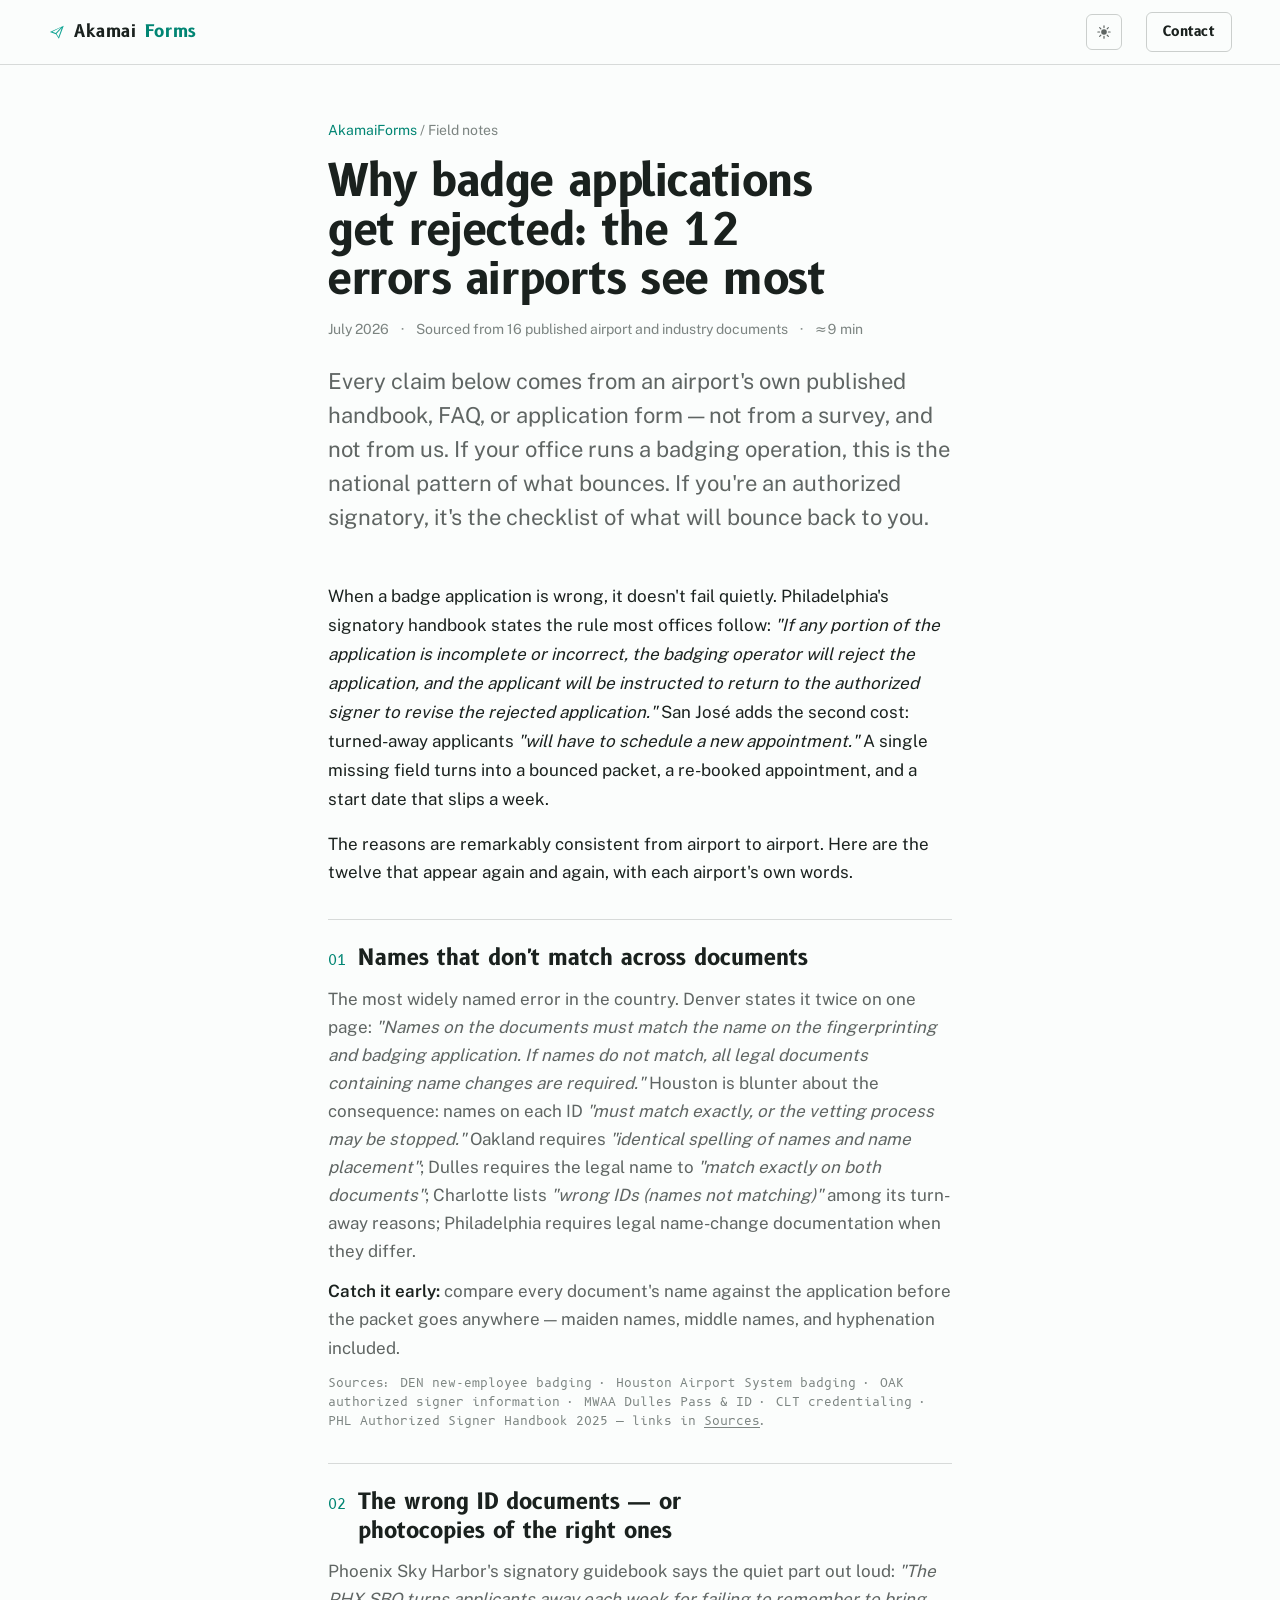
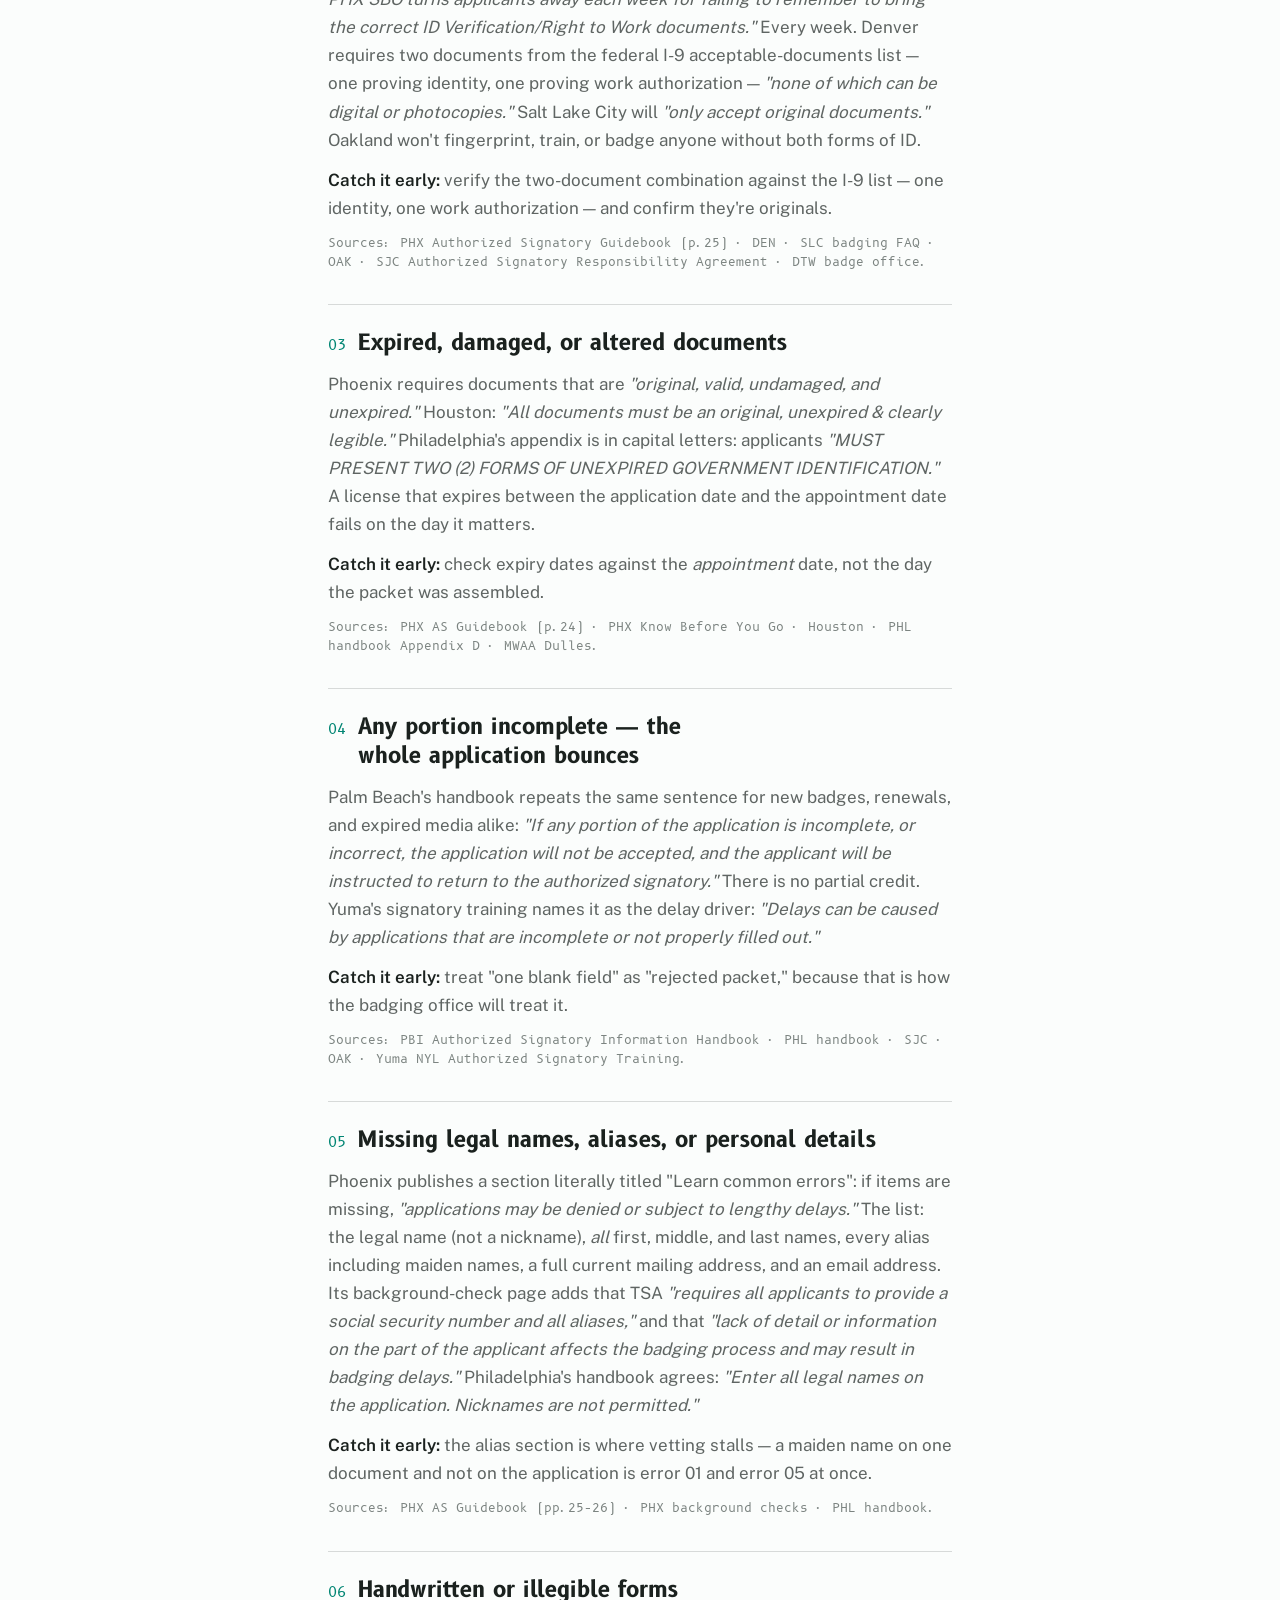
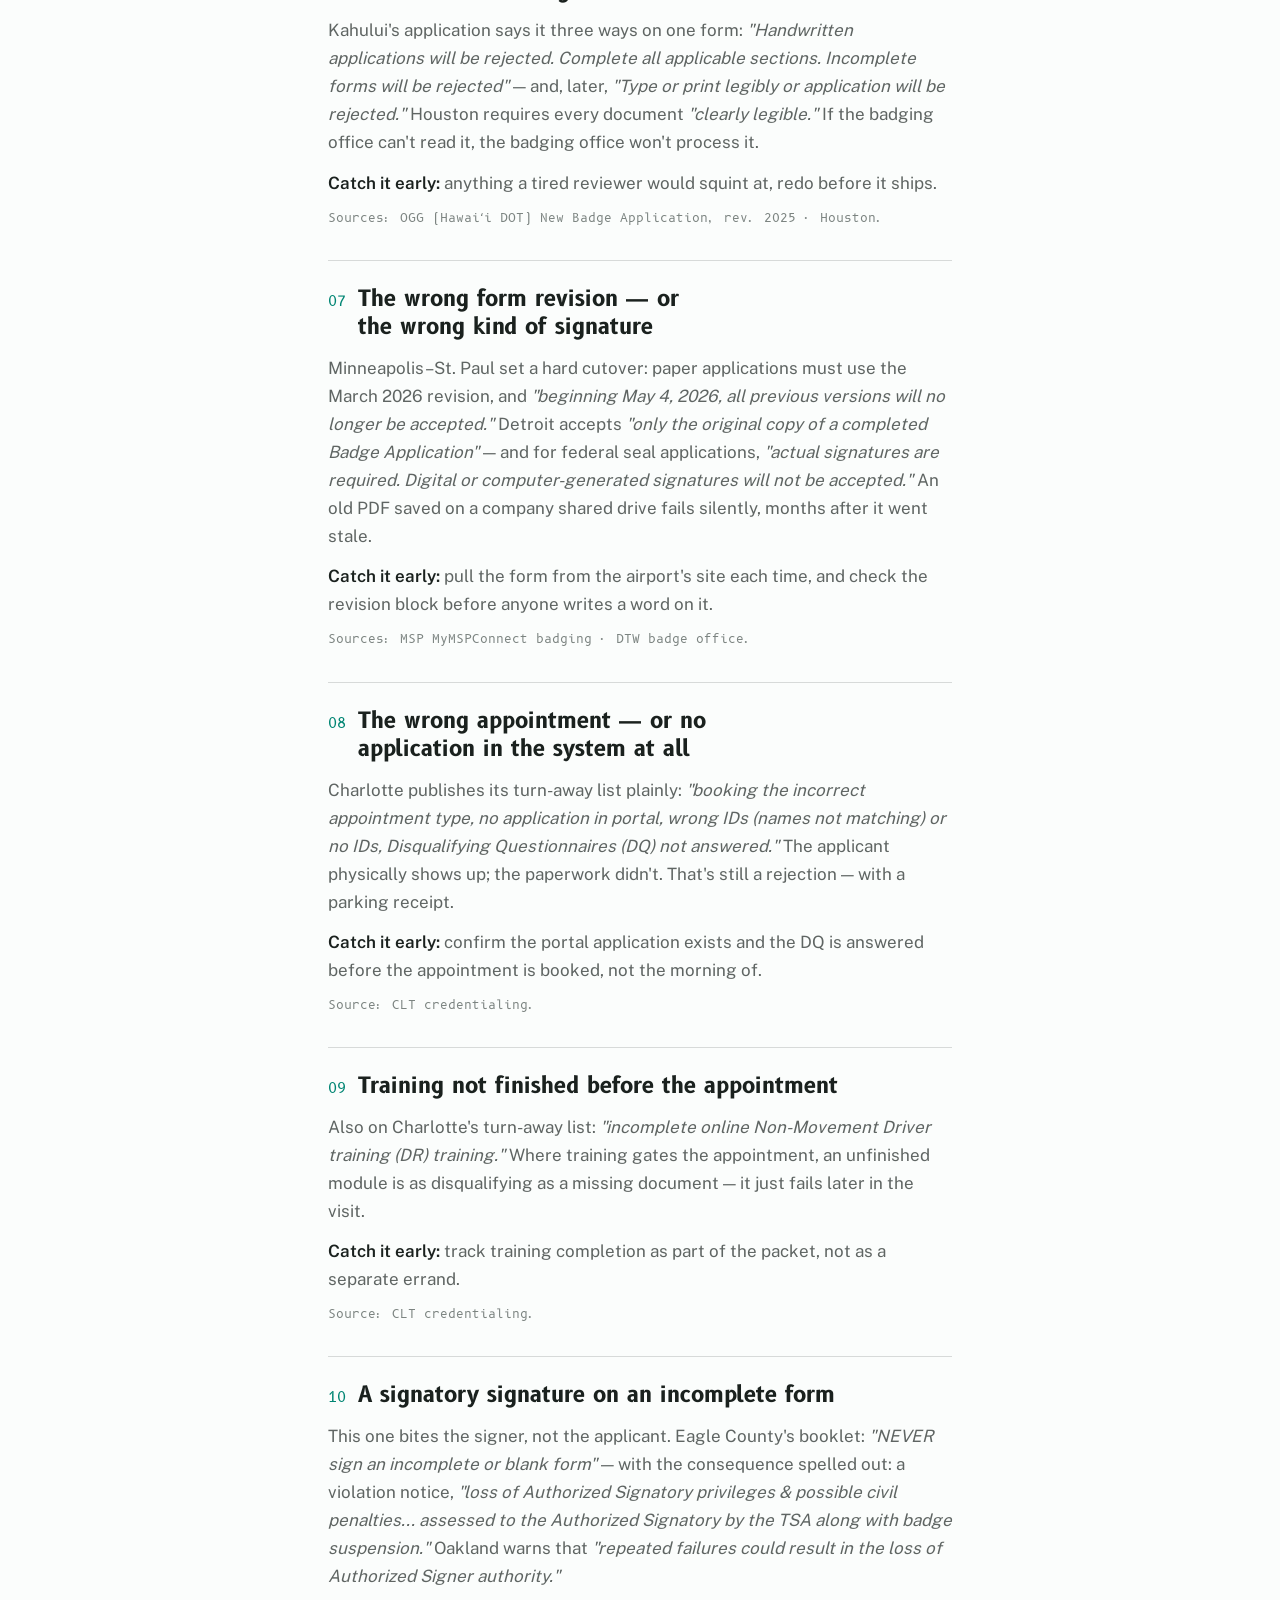
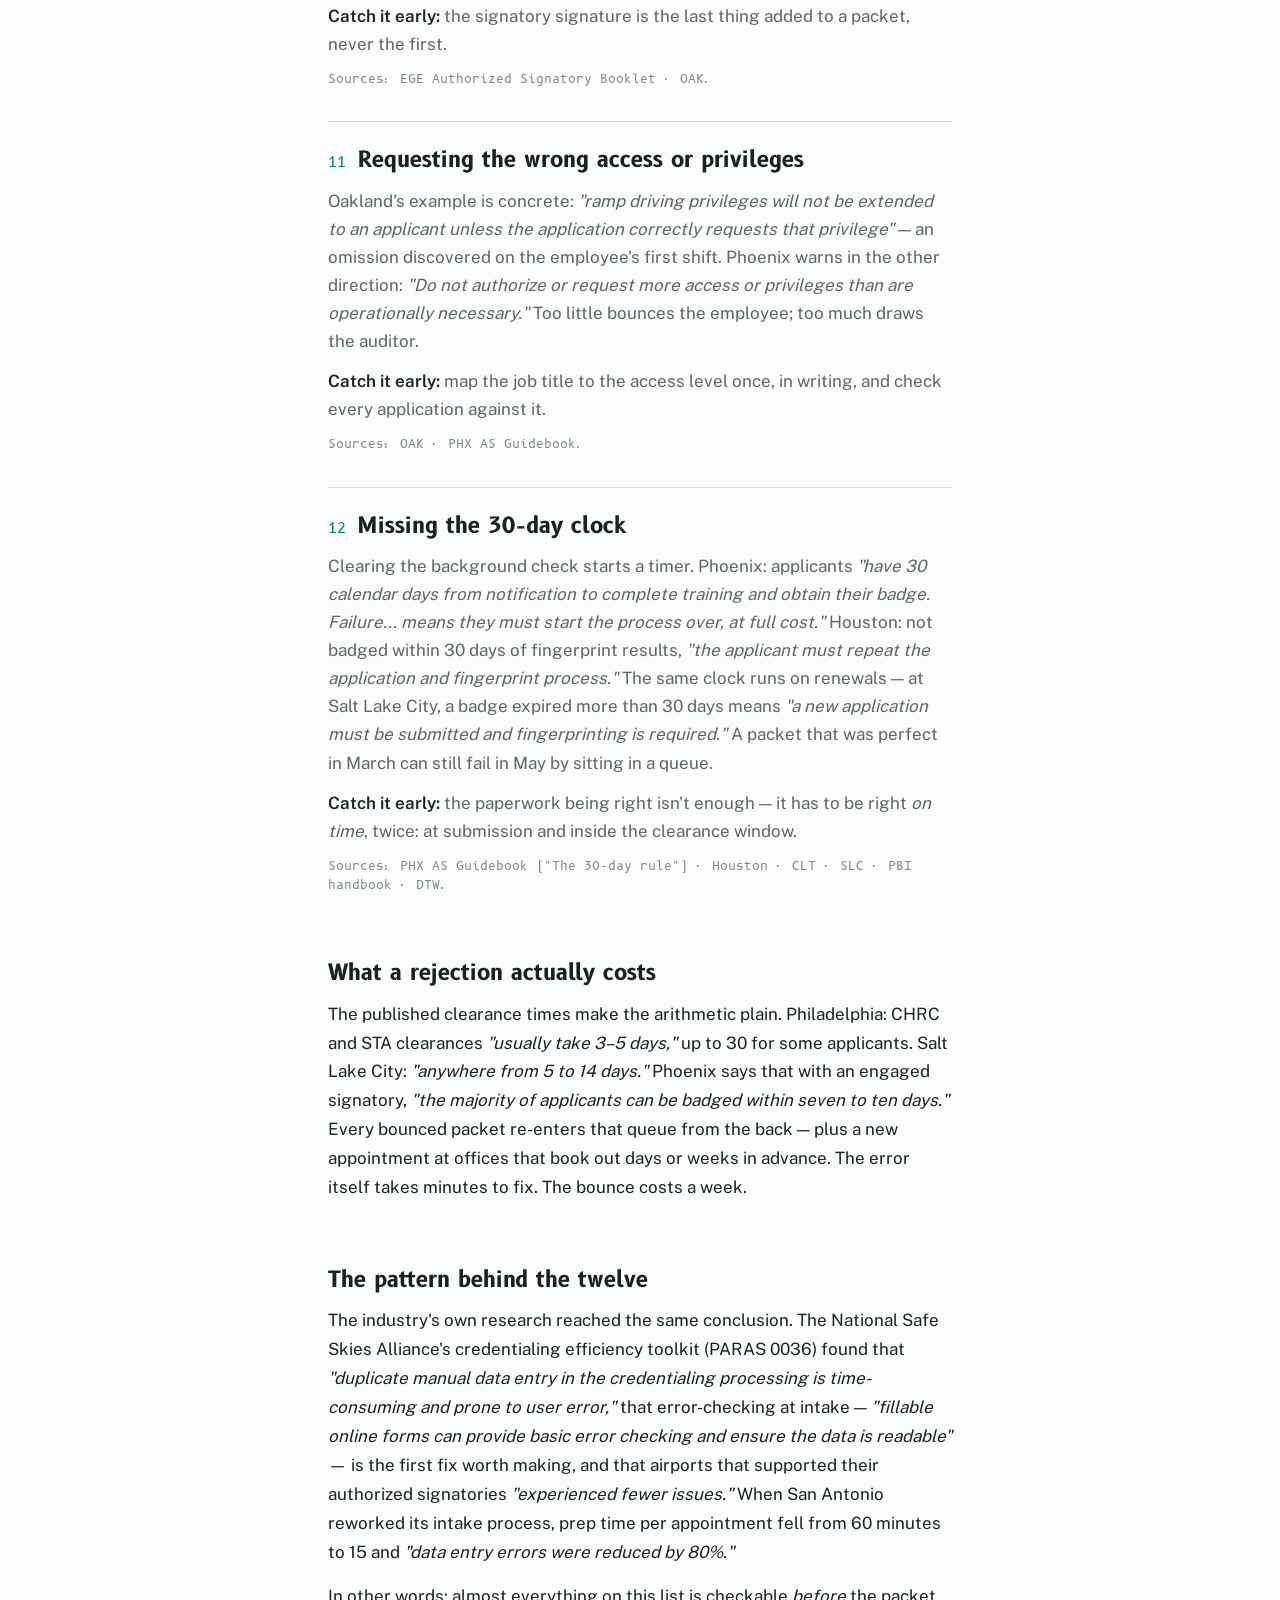
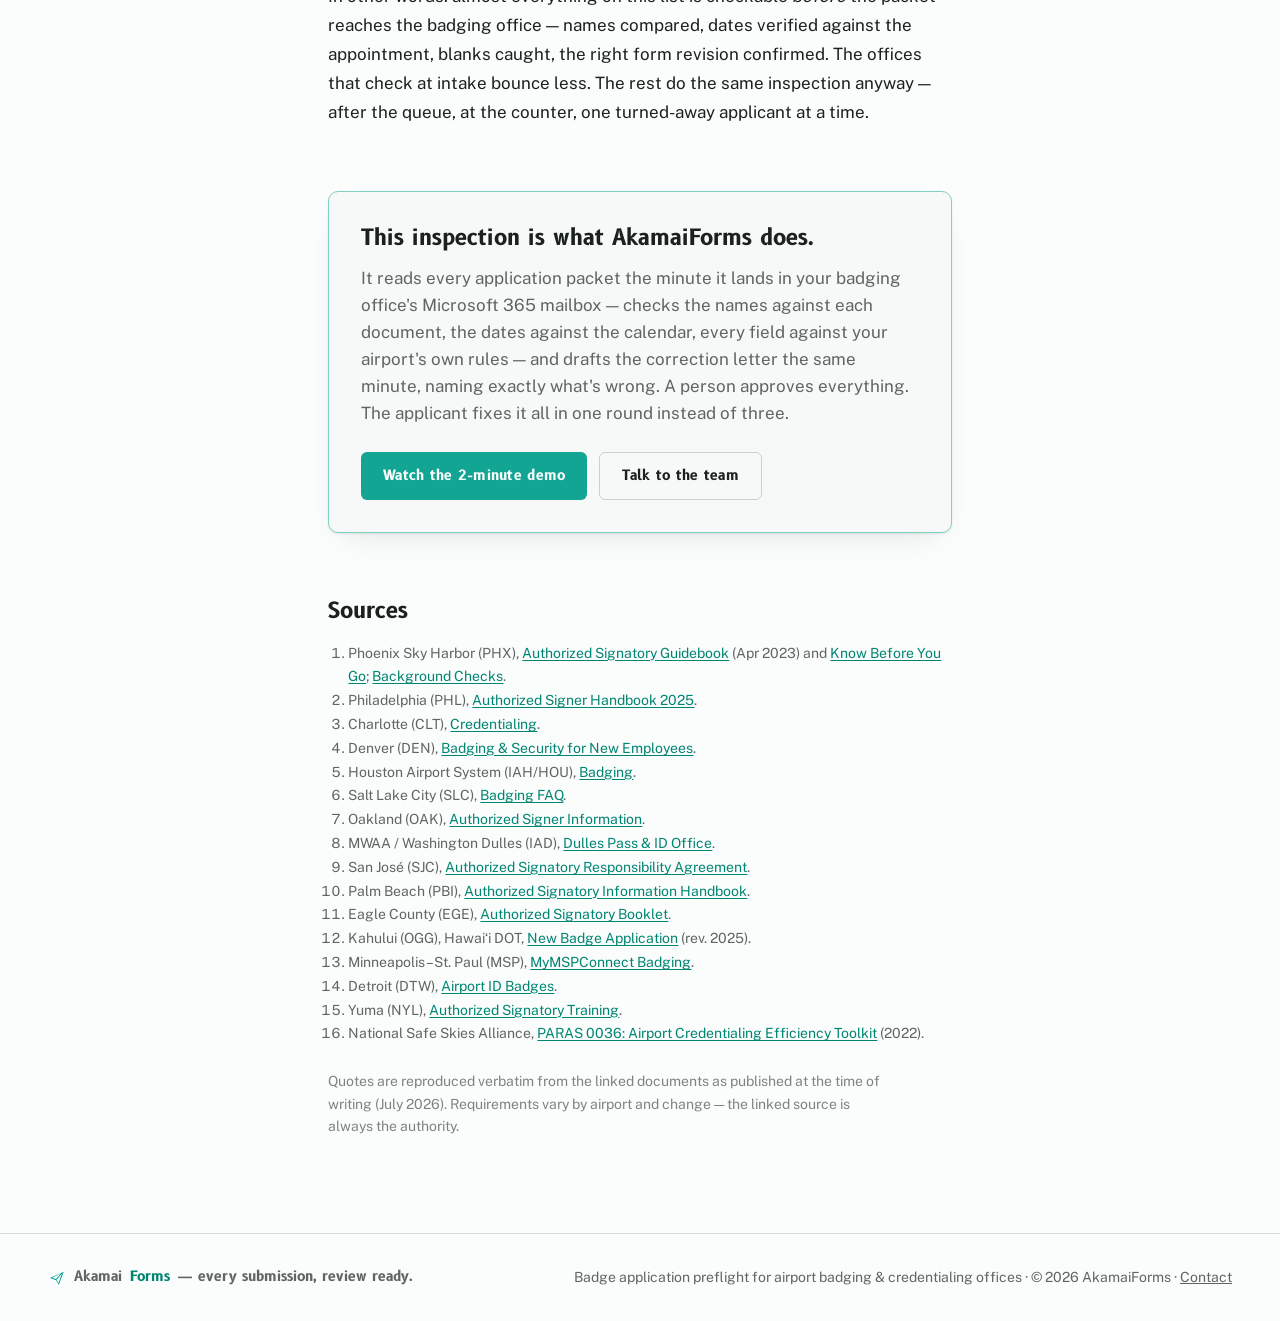
<file: rejected-badge-applications/index.html>
<!doctype html>
<html lang="en">
<head>
  <meta charset="utf-8">
  <meta name="viewport" content="width=device-width, initial-scale=1">
  <title>Why Badge Applications Get Rejected: 12 Errors Airports Name</title>
  <meta name="description" content="The twelve reasons airport badging offices reject or turn away badge applications — drawn from the published handbooks and FAQs of PHX, PHL, CLT, DEN, and twelve other airports, with every source linked.">
  <link rel="canonical" href="https://akamaiforms.com/rejected-badge-applications/">
  <meta name="theme-color" content="#fbfdfc" media="(prefers-color-scheme: light)">
  <meta name="theme-color" content="#101211" media="(prefers-color-scheme: dark)">
  <meta property="og:type" content="article">
  <meta property="og:title" content="Why Badge Applications Get Rejected: The 12 Errors Airports See Most">
  <meta property="og:description" content="Sourced from the published handbooks and FAQs of sixteen airports and industry documents. Every claim linked.">
  <meta property="og:image" content="https://akamaiforms.com/og.png">
  <meta property="og:url" content="https://akamaiforms.com/rejected-badge-applications/">
  <meta name="twitter:card" content="summary_large_image">
  <link rel="icon" href="/favicon.svg" type="image/svg+xml">
  <link rel="stylesheet" href="/styles.css">
  <script type="application/ld+json">
  {
    "@context": "https://schema.org",
    "@graph": [
      {
        "@type": "Article",
        "@id": "https://akamaiforms.com/rejected-badge-applications/#article",
        "headline": "Why Badge Applications Get Rejected: The 12 Errors Airports See Most",
        "description": "The twelve reasons airport badging offices reject or turn away badge applications, synthesized from the published handbooks, FAQs, and forms of sixteen airports and industry documents — every source linked.",
        "datePublished": "2026-07-09",
        "dateModified": "2026-07-09",
        "author": { "@id": "https://akamaiforms.com/#org" },
        "publisher": { "@id": "https://akamaiforms.com/#org" },
        "image": "https://akamaiforms.com/og.png",
        "mainEntityOfPage": "https://akamaiforms.com/rejected-badge-applications/"
      },
      {
        "@type": "Organization",
        "@id": "https://akamaiforms.com/#org",
        "name": "AkamaiForms",
        "url": "https://akamaiforms.com/",
        "logo": "https://akamaiforms.com/og.png"
      },
      {
        "@type": "BreadcrumbList",
        "itemListElement": [
          { "@type": "ListItem", "position": 1, "name": "AkamaiForms", "item": "https://akamaiforms.com/" },
          { "@type": "ListItem", "position": 2, "name": "Why badge applications get rejected", "item": "https://akamaiforms.com/rejected-badge-applications/" }
        ]
      }
    ]
  }
  </script>
</head>
<body>

<header class="topbar">
  <a class="brand" href="/" aria-label="AkamaiForms — home">
    <svg class="plane" viewBox="0 0 24 24" aria-hidden="true"><path d="M2.5 12 21 3.5 14.5 21l-3.9-6.1L2.5 12Zm8.9 2.4 2.6 4.1 4.3-11.9-6.9 7.8Zm6.2-8.6L5.8 11.6l4.6 1.7 7.2-7.5Z"/></svg>
    Akamai<em>Forms</em>
  </a>
  <nav aria-label="Sections"></nav>
  <button class="theme-toggle" id="theme-toggle" aria-label="Switch color theme">
    <svg class="sun" viewBox="0 0 24 24" aria-hidden="true"><circle cx="12" cy="12" r="4.2"/><path d="M12 2.8v2.6M12 18.6v2.6M2.8 12h2.6M18.6 12h2.6M5.5 5.5l1.8 1.8M16.7 16.7l1.8 1.8M18.5 5.5l-1.8 1.8M7.3 16.7l-1.8 1.8" stroke-width="1.8" stroke-linecap="round" fill="none" stroke="currentColor"/></svg>
    <svg class="moon" viewBox="0 0 24 24" aria-hidden="true"><path d="M20 14.5A8.5 8.5 0 0 1 9.5 4 8.5 8.5 0 1 0 20 14.5Z"/></svg>
  </button>
  <a class="btn btn-quiet topbar-cta" href="/#contact">Contact</a>
</header>

<main class="article">
  <p class="crumb"><a href="/">AkamaiForms</a> / Field notes</p>
  <h1>Why badge applications get rejected: the 12 errors airports see most</h1>
  <p class="dateline"><span>July 2026</span><span>·</span><span>Sourced from 16 published airport and industry documents</span><span>·</span><span class="num">≈9 min</span></p>

  <p class="standfirst">Every claim below comes from an airport's own published handbook, FAQ, or
  application form — not from a survey, and not from us. If your office runs a badging operation,
  this is the national pattern of what bounces. If you're an authorized signatory, it's the
  checklist of what will bounce back to you.</p>

  <div class="article-body">
    <p>When a badge application is wrong, it doesn't fail quietly. Philadelphia's signatory
    handbook states the rule most offices follow: <em>"If any portion of the application is
    incomplete or incorrect, the badging operator will reject the application, and the applicant
    will be instructed to return to the authorized signer to revise the rejected
    application."</em> San José adds the second cost: turned-away applicants <em>"will have to
    schedule a new appointment."</em> A single missing field turns into a bounced packet, a
    re-booked appointment, and a start date that slips a week.</p>

    <p>The reasons are remarkably consistent from airport to airport. Here are the twelve that
    appear again and again, with each airport's own words.</p>

    <section class="error-item">
      <h3><span class="no">01</span>Names that don't match across documents</h3>
      <p>The most widely named error in the country. Denver states it twice on one page:
      <em>"Names on the documents must match the name on the fingerprinting and badging
      application. If names do not match, all legal documents containing name changes are
      required."</em> Houston is blunter about the consequence: names on each ID
      <em>"must match exactly, or the vetting process may be stopped."</em> Oakland requires
      <em>"identical spelling of names and name placement"</em>; Dulles requires the legal name
      to <em>"match exactly on both documents"</em>; Charlotte lists
      <em>"wrong IDs (names not matching)"</em> among its turn-away reasons; Philadelphia
      requires legal name-change documentation when they differ.</p>
      <p><strong>Catch it early:</strong> compare every document's name against the application
      before the packet goes anywhere — maiden names, middle names, and hyphenation included.</p>
      <span class="cite">Sources: DEN new-employee badging · Houston Airport System badging ·
      OAK authorized signer information · MWAA Dulles Pass &amp; ID · CLT credentialing ·
      PHL Authorized Signer Handbook 2025 — links in <a href="#sources">Sources</a>.</span>
    </section>

    <section class="error-item">
      <h3><span class="no">02</span>The wrong ID documents — or photocopies of the right ones</h3>
      <p>Phoenix Sky Harbor's signatory guidebook says the quiet part out loud: <em>"The PHX SBO
      turns applicants away each week for failing to remember to bring the correct ID
      Verification/Right to Work documents."</em> Every week. Denver requires two documents from
      the federal I-9 acceptable-documents list — one proving identity, one proving work
      authorization — <em>"none of which can be digital or photocopies."</em> Salt Lake City will
      <em>"only accept original documents."</em> Oakland won't fingerprint, train, or badge anyone
      without both forms of ID.</p>
      <p><strong>Catch it early:</strong> verify the two-document combination against the I-9
      list — one identity, one work authorization — and confirm they're originals.</p>
      <span class="cite">Sources: PHX Authorized Signatory Guidebook (p.25) · DEN · SLC badging
      FAQ · OAK · SJC Authorized Signatory Responsibility Agreement · DTW badge office.</span>
    </section>

    <section class="error-item">
      <h3><span class="no">03</span>Expired, damaged, or altered documents</h3>
      <p>Phoenix requires documents that are <em>"original, valid, undamaged, and
      unexpired."</em> Houston: <em>"All documents must be an original, unexpired &amp; clearly
      legible."</em> Philadelphia's appendix is in capital letters: applicants
      <em>"MUST PRESENT TWO (2) FORMS OF UNEXPIRED GOVERNMENT IDENTIFICATION."</em> A license
      that expires between the application date and the appointment date fails on the day it
      matters.</p>
      <p><strong>Catch it early:</strong> check expiry dates against the <em>appointment</em>
      date, not the day the packet was assembled.</p>
      <span class="cite">Sources: PHX AS Guidebook (p.24) · PHX Know Before You Go ·
      Houston · PHL handbook Appendix D · MWAA Dulles.</span>
    </section>

    <section class="error-item">
      <h3><span class="no">04</span>Any portion incomplete — the whole application bounces</h3>
      <p>Palm Beach's handbook repeats the same sentence for new badges, renewals, and expired
      media alike: <em>"If any portion of the application is incomplete, or incorrect, the
      application will not be accepted, and the applicant will be instructed to return to the
      authorized signatory."</em> There is no partial credit. Yuma's signatory training names it
      as the delay driver: <em>"Delays can be caused by applications that are incomplete or not
      properly filled out."</em></p>
      <p><strong>Catch it early:</strong> treat "one blank field" as "rejected packet," because
      that is how the badging office will treat it.</p>
      <span class="cite">Sources: PBI Authorized Signatory Information Handbook · PHL handbook ·
      SJC · OAK · Yuma NYL Authorized Signatory Training.</span>
    </section>

    <section class="error-item">
      <h3><span class="no">05</span>Missing legal names, aliases, or personal details</h3>
      <p>Phoenix publishes a section literally titled "Learn common errors": if items are
      missing, <em>"applications may be denied or subject to lengthy delays."</em> The list:
      the legal name (not a nickname), <em>all</em> first, middle, and last names, every alias
      including maiden names, a full current mailing address, and an email address. Its
      background-check page adds that TSA <em>"requires all applicants to provide a social
      security number and all aliases,"</em> and that <em>"lack of detail or information on the
      part of the applicant affects the badging process and may result in badging delays."</em>
      Philadelphia's handbook agrees: <em>"Enter all legal names on the application. Nicknames
      are not permitted."</em></p>
      <p><strong>Catch it early:</strong> the alias section is where vetting stalls — a maiden
      name on one document and not on the application is error 01 and error 05 at once.</p>
      <span class="cite">Sources: PHX AS Guidebook (pp.25–26) · PHX background checks ·
      PHL handbook.</span>
    </section>

    <section class="error-item">
      <h3><span class="no">06</span>Handwritten or illegible forms</h3>
      <p>Kahului's application says it three ways on one form: <em>"Handwritten applications
      will be rejected. Complete all applicable sections. Incomplete forms will be
      rejected"</em> — and, later, <em>"Type or print legibly or application will be
      rejected."</em> Houston requires every document <em>"clearly legible."</em> If the
      badging office can't read it, the badging office won't process it.</p>
      <p><strong>Catch it early:</strong> anything a tired reviewer would squint at, redo
      before it ships.</p>
      <span class="cite">Sources: OGG (Hawai&#699;i DOT) New Badge Application, rev. 2025 ·
      Houston.</span>
    </section>

    <section class="error-item">
      <h3><span class="no">07</span>The wrong form revision — or the wrong kind of signature</h3>
      <p>Minneapolis–St. Paul set a hard cutover: paper applications must use the March 2026
      revision, and <em>"beginning May 4, 2026, all previous versions will no longer be
      accepted."</em> Detroit accepts <em>"only the original copy of a completed Badge
      Application"</em> — and for federal seal applications, <em>"actual signatures are
      required. Digital or computer-generated signatures will not be accepted."</em> An old PDF
      saved on a company shared drive fails silently, months after it went stale.</p>
      <p><strong>Catch it early:</strong> pull the form from the airport's site each time, and
      check the revision block before anyone writes a word on it.</p>
      <span class="cite">Sources: MSP MyMSPConnect badging · DTW badge office.</span>
    </section>

    <section class="error-item">
      <h3><span class="no">08</span>The wrong appointment — or no application in the system at all</h3>
      <p>Charlotte publishes its turn-away list plainly: <em>"booking the incorrect appointment
      type, no application in portal, wrong IDs (names not matching) or no IDs, Disqualifying
      Questionnaires (DQ) not answered."</em> The applicant physically shows up; the paperwork
      didn't. That's still a rejection — with a parking receipt.</p>
      <p><strong>Catch it early:</strong> confirm the portal application exists and the DQ is
      answered before the appointment is booked, not the morning of.</p>
      <span class="cite">Source: CLT credentialing.</span>
    </section>

    <section class="error-item">
      <h3><span class="no">09</span>Training not finished before the appointment</h3>
      <p>Also on Charlotte's turn-away list: <em>"incomplete online Non-Movement Driver training
      (DR) training."</em> Where training gates the appointment, an unfinished module is as
      disqualifying as a missing document — it just fails later in the visit.</p>
      <p><strong>Catch it early:</strong> track training completion as part of the packet, not
      as a separate errand.</p>
      <span class="cite">Source: CLT credentialing.</span>
    </section>

    <section class="error-item">
      <h3><span class="no">10</span>A signatory signature on an incomplete form</h3>
      <p>This one bites the signer, not the applicant. Eagle County's booklet: <em>"NEVER sign
      an incomplete or blank form"</em> — with the consequence spelled out: a violation notice,
      <em>"loss of Authorized Signatory privileges &amp; possible civil penalties... assessed to
      the Authorized Signatory by the TSA along with badge suspension."</em> Oakland warns that
      <em>"repeated failures could result in the loss of Authorized Signer authority."</em></p>
      <p><strong>Catch it early:</strong> the signatory signature is the last thing added to a
      packet, never the first.</p>
      <span class="cite">Sources: EGE Authorized Signatory Booklet · OAK.</span>
    </section>

    <section class="error-item">
      <h3><span class="no">11</span>Requesting the wrong access or privileges</h3>
      <p>Oakland's example is concrete: <em>"ramp driving privileges will not be extended to an
      applicant unless the application correctly requests that privilege"</em> — an omission
      discovered on the employee's first shift. Phoenix warns in the other direction:
      <em>"Do not authorize or request more access or privileges than are operationally
      necessary."</em> Too little bounces the employee; too much draws the auditor.</p>
      <p><strong>Catch it early:</strong> map the job title to the access level once, in
      writing, and check every application against it.</p>
      <span class="cite">Sources: OAK · PHX AS Guidebook.</span>
    </section>

    <section class="error-item">
      <h3><span class="no">12</span>Missing the 30-day clock</h3>
      <p>Clearing the background check starts a timer. Phoenix: applicants <em>"have 30
      calendar days from notification to complete training and obtain their badge. Failure...
      means they must start the process over, at full cost."</em> Houston: not badged within 30
      days of fingerprint results, <em>"the applicant must repeat the application and
      fingerprint process."</em> The same clock runs on renewals — at Salt Lake City, a badge
      expired more than 30 days means <em>"a new application must be submitted and
      fingerprinting is required."</em> A packet that was perfect in March can still fail in
      May by sitting in a queue.</p>
      <p><strong>Catch it early:</strong> the paperwork being right isn't enough — it has to be
      right <em>on time</em>, twice: at submission and inside the clearance window.</p>
      <span class="cite">Sources: PHX AS Guidebook ("The 30-day rule") · Houston · CLT ·
      SLC · PBI handbook · DTW.</span>
    </section>

    <h2>What a rejection actually costs</h2>
    <p>The published clearance times make the arithmetic plain. Philadelphia: CHRC and STA
    clearances <em>"usually take 3–5 days,"</em> up to 30 for some applicants. Salt Lake City:
    <em>"anywhere from 5 to 14 days."</em> Phoenix says that with an engaged signatory,
    <em>"the majority of applicants can be badged within seven to ten days."</em> Every bounced
    packet re-enters that queue from the back — plus a new appointment at offices that book out
    days or weeks in advance. The error itself takes minutes to fix. The bounce costs a week.</p>

    <h2>The pattern behind the twelve</h2>
    <p>The industry's own research reached the same conclusion. The National Safe Skies
    Alliance's credentialing efficiency toolkit (PARAS 0036) found that <em>"duplicate manual
    data entry in the credentialing processing is time-consuming and prone to user error,"</em>
    that error-checking at intake — <em>"fillable online forms can provide basic error checking
    and ensure the data is readable"</em> — is the first fix worth making, and that airports
    that supported their authorized signatories <em>"experienced fewer issues."</em> When San
    Antonio reworked its intake process, prep time per appointment fell from 60 minutes to 15
    and <em>"data entry errors were reduced by 80%."</em></p>
    <p>In other words: almost everything on this list is checkable <em>before</em> the packet
    reaches the badging office — names compared, dates verified against the appointment,
    blanks caught, the right form revision confirmed. The offices that check at intake bounce
    less. The rest do the same inspection anyway — after the queue, at the counter, one
    turned-away applicant at a time.</p>

    <div class="article-cta">
      <h2>This inspection is what AkamaiForms does.</h2>
      <p>It reads every application packet the minute it lands in your badging office's
      Microsoft 365 mailbox — checks the names against each document, the dates against the
      calendar, every field against your airport's own rules — and drafts the correction letter
      the same minute, naming exactly what's wrong. A person approves everything. The applicant
      fixes it all in one round instead of three.</p>
      <div class="cta-row">
        <a class="btn btn-primary" href="/#demo">Watch the 2-minute demo</a>
        <a class="btn btn-quiet" href="/#contact">Talk to the team</a>
      </div>
    </div>

    <section class="sources" id="sources">
      <h2>Sources</h2>
      <ol>
        <li>Phoenix Sky Harbor (PHX), <a href="https://www.skyharbor.com/media/htcpcrkm/phx_as_guidebook_-v4_21_2023.pdf" rel="noopener">Authorized Signatory Guidebook</a> (Apr 2023) and <a href="https://www.skyharbor.com/media/rmrbbmtj/phx-sbo-know-before-you-go_-final_752023-_v2.pdf" rel="noopener">Know Before You Go</a>; <a href="https://www.skyharbor.com/airport-business/security-badging/background-checks/" rel="noopener">Background Checks</a>.</li>
        <li>Philadelphia (PHL), <a href="https://www.phl.org/drupalbin/media/phl-authorized-signer-handbook-2025.pdf" rel="noopener">Authorized Signer Handbook 2025</a>.</li>
        <li>Charlotte (CLT), <a href="https://www.cltairport.com/business/credentialing/" rel="noopener">Credentialing</a>.</li>
        <li>Denver (DEN), <a href="https://www.flydenver.com/about-den/employee-resources/badging-and-security-new/" rel="noopener">Badging &amp; Security for New Employees</a>.</li>
        <li>Houston Airport System (IAH/HOU), <a href="https://www.fly2houston.com/airport-business/resources/badging/" rel="noopener">Badging</a>.</li>
        <li>Salt Lake City (SLC), <a href="https://www.slcairport.com/badging/badging-faq/" rel="noopener">Badging FAQ</a>.</li>
        <li>Oakland (OAK), <a href="https://www.iflyoak.com/business/airport-security/badging-office/authorized-signer-information/" rel="noopener">Authorized Signer Information</a>.</li>
        <li>MWAA / Washington Dulles (IAD), <a href="https://www.mwaa.com/business/dulles-pass-id-office" rel="noopener">Dulles Pass &amp; ID Office</a>.</li>
        <li>San José (SJC), <a href="https://www.flysanjose.com/sites/default/files/kroth/AS%20Responsibility%20Agreement.pdf" rel="noopener">Authorized Signatory Responsibility Agreement</a>.</li>
        <li>Palm Beach (PBI), <a href="https://assets.simpleviewinc.com/simpleview/image/upload/v1/clients/pbi/PBI_Authorized_Signatory_Information_Handbook_doc_rev_May_26_WA__5229acb3-5642-4fb2-b013-954d6c3fa1b2.pdf" rel="noopener">Authorized Signatory Information Handbook</a>.</li>
        <li>Eagle County (EGE), <a href="https://flyege.com/wp-content/uploads/2024/01/EGEs-Authorized-Sig-Booklet-7.6.23.pdf" rel="noopener">Authorized Signatory Booklet</a>.</li>
        <li>Kahului (OGG), Hawai&#699;i DOT, <a href="https://airports.hawaii.gov/ogg/wp-content/uploads/sites/7/2025/08/OGG-Badge-Application-NEW-2025-20250807.pdf" rel="noopener">New Badge Application</a> (rev. 2025).</li>
        <li>Minneapolis–St. Paul (MSP), <a href="https://www.mymspconnect.com/badging" rel="noopener">MyMSPConnect Badging</a>.</li>
        <li>Detroit (DTW), <a href="https://www.metroairport.com/business/dtw-airport-id-badges" rel="noopener">Airport ID Badges</a>.</li>
        <li>Yuma (NYL), <a href="https://flyyuma.com/assets/AOAAuthSignatory.pdf" rel="noopener">Authorized Signatory Training</a>.</li>
        <li>National Safe Skies Alliance, <a href="https://www.sskies.org/images/uploads/subpage/PARAS_0036.AirportCredentialingToolkit_.FinalReport_.pdf" rel="noopener">PARAS 0036: Airport Credentialing Efficiency Toolkit</a> (2022).</li>
      </ol>
      <p class="fine">Quotes are reproduced verbatim from the linked documents as published at
      the time of writing (July 2026). Requirements vary by airport and change — the linked
      source is always the authority.</p>
    </section>
  </div>
</main>

<footer class="footer">
  <span class="brand-line">
    <svg class="plane" viewBox="0 0 24 24" aria-hidden="true"><path d="M2.5 12 21 3.5 14.5 21l-3.9-6.1L2.5 12Zm8.9 2.4 2.6 4.1 4.3-11.9-6.9 7.8Zm6.2-8.6L5.8 11.6l4.6 1.7 7.2-7.5Z"/></svg>
    Akamai<em>Forms</em> — every submission, review ready.
  </span>
  <span class="foot-meta">Badge application preflight for airport badging &amp; credentialing offices ·
  © 2026 AkamaiForms · <a href="/#contact">Contact</a></span>
</footer>

<script src="/main.js" defer></script>
</body>
</html>
</file>
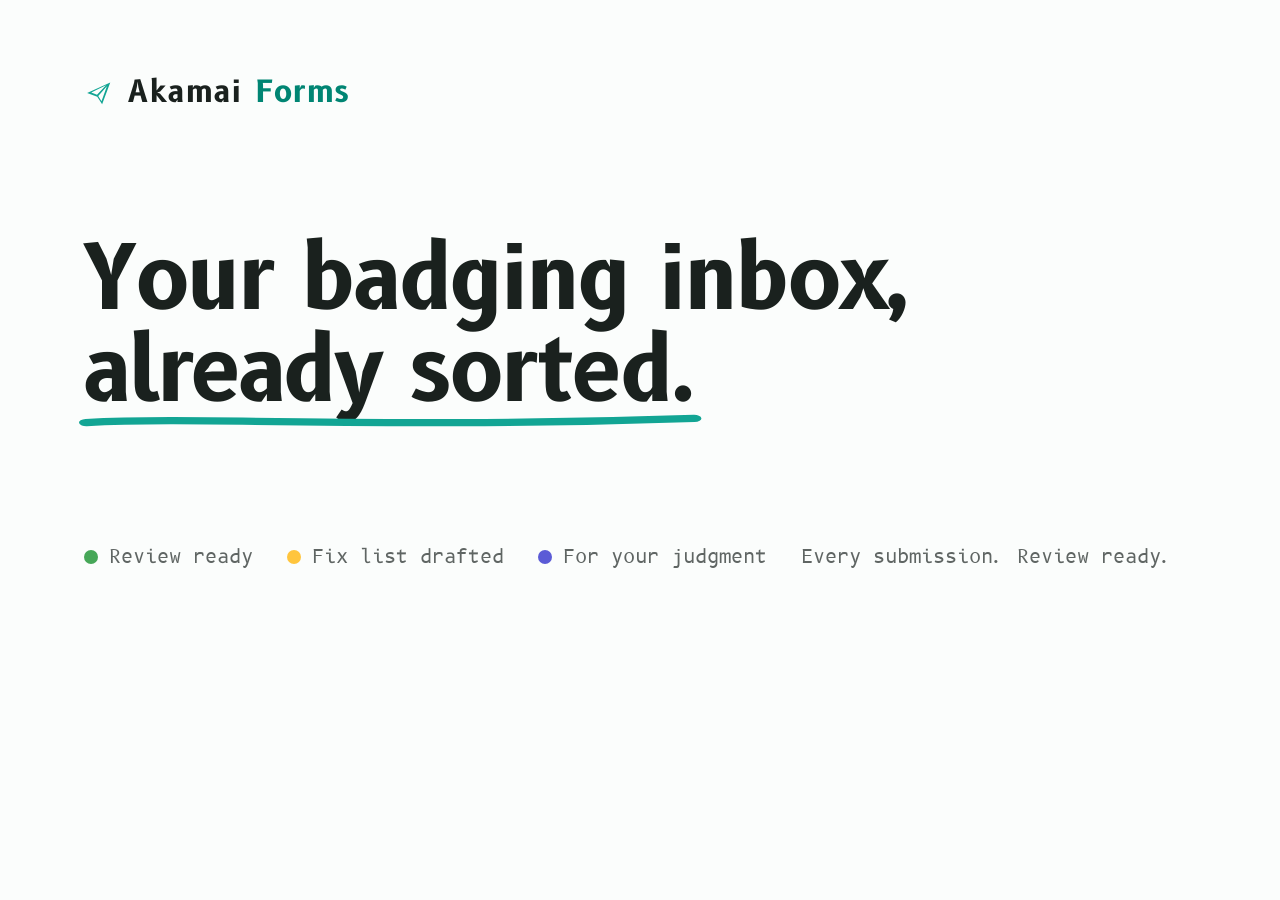
<file: og-source.html>
<!doctype html>
<html lang="en">
<head>
<meta charset="utf-8">
<title>OG frame</title>
<style>
  @font-face { font-family: "B612"; src: url("fonts/b612-latin-700-normal.woff2") format("woff2"); font-weight: 700; }
  @font-face { font-family: "B612 Mono"; src: url("fonts/b612-mono-latin-400-normal.woff2") format("woff2"); }
  @font-face { font-family: "Public Sans"; src: url("fonts/public-sans-latin-400-normal.woff2") format("woff2"); }
  * { margin: 0; box-sizing: border-box; }
  body {
    width: 1200px; height: 630px;
    background: #fbfdfc;
    font-family: "Public Sans", sans-serif;
    color: #1a211e;
    display: flex;
    flex-direction: column;
    justify-content: space-between;
    padding: 72px 84px 60px;
    position: relative;
    overflow: hidden;
  }
  .brand { display: flex; align-items: center; gap: 14px; font-family: "B612"; font-weight: 700; font-size: 30px; letter-spacing: 0.05em; }
  .brand em { font-style: normal; color: #008573; }
  .plane { width: 30px; height: 30px; fill: #12a594; }
  h1 { font-family: "B612"; font-weight: 700; font-size: 88px; line-height: 1.04; letter-spacing: -0.015em; }
  .underlined { position: relative; display: inline-block; }
  .rule { position: absolute; left: -1%; right: -1%; bottom: -0.12em; width: 102%; height: 0.26em; overflow: visible; }
  .rule path { stroke: #12a594; stroke-width: 7; fill: none; stroke-linecap: round; }
  .strip { display: flex; gap: 34px; font-family: "B612 Mono"; font-size: 19px; color: #5f6563; align-items: center; }
  .strip span { display: inline-flex; align-items: center; gap: 11px; white-space: nowrap; }
  .dot { width: 14px; height: 14px; border-radius: 50%; }
</style>
</head>
<body>
  <div class="brand">
    <svg class="plane" viewBox="0 0 24 24"><path d="M2.5 12 21 3.5 14.5 21l-3.9-6.1L2.5 12Zm8.9 2.4 2.6 4.1 4.3-11.9-6.9 7.8Zm6.2-8.6L5.8 11.6l4.6 1.7 7.2-7.5Z"/></svg>
    Akamai<em>Forms</em>
  </div>
  <h1>Your badging inbox,<br><span class="underlined">already sorted.<svg class="rule" viewBox="0 0 300 22" preserveAspectRatio="none"><path d="M4 14 C 60 8, 150 20, 296 10"/></svg></span></h1>
  <div class="strip">
    <span><i class="dot" style="background:#46a758"></i>Review ready</span>
    <span><i class="dot" style="background:#ffc53d"></i>Fix list drafted</span>
    <span><i class="dot" style="background:#5b5bd6"></i>For your judgment</span>
    <span style="margin-left:auto">Every submission. Review ready.</span>
  </div>
</body>
</html>
</file>
<file: styles.css>
/* AkamaiForms microsite — aviation calm.
   Brand system per .impeccable.md: Radix sage neutrals (teal-tinted),
   teal accent spent rarely, grass/amber/iris status hues.
   B612 display · Public Sans body · B612 Mono for numbers. */

/* ---------- fonts (self-hosted, vendored from @fontsource) ---------- */

@font-face {
  font-family: "B612";
  src: url("fonts/b612-latin-400-normal.woff2") format("woff2");
  font-weight: 400; font-style: normal; font-display: swap;
}
@font-face {
  font-family: "B612";
  src: url("fonts/b612-latin-700-normal.woff2") format("woff2");
  font-weight: 700; font-style: normal; font-display: swap;
}
@font-face {
  font-family: "B612 Mono";
  src: url("fonts/b612-mono-latin-400-normal.woff2") format("woff2");
  font-weight: 400; font-style: normal; font-display: swap;
}
@font-face {
  font-family: "Public Sans";
  src: url("fonts/public-sans-latin-400-normal.woff2") format("woff2");
  font-weight: 400; font-style: normal; font-display: swap;
}
@font-face {
  font-family: "Public Sans";
  src: url("fonts/public-sans-latin-600-normal.woff2") format("woff2");
  font-weight: 600; font-style: normal; font-display: swap;
}

/* ---------- tokens ---------- */

:root {
  /* Radix light scales (inlined) */
  --bg: #fbfdfc;            /* sage-1 */
  --surface: #f7f9f8;       /* sage-2 */
  --surface-2: #eef1f0;     /* sage-3 */
  --hairline: #d7dad9;      /* sage-6 */
  --border: #cbcfcd;        /* sage-7 */
  --border-strong: #b8bcba; /* sage-8 */
  --text: #1a211e;          /* sage-12 */
  --text-2: #5f6563;        /* sage-11 */
  --text-3: #7c8481;        /* sage-10 */

  --accent: #12a594;        /* teal-9 */
  --accent-strong: #0d9b8a; /* teal-10 */
  --accent-text: #008573;   /* teal-11 */
  --accent-deep: #0d3d38;   /* teal-12 */
  --accent-bg: #e0f8f3;     /* teal-3 */
  --accent-border: #83cdc1; /* teal-7 */
  --accent-contrast: #fbfdfc;

  --ok: #46a758;            /* grass-9 */
  --ok-text: #2a7e3b;       /* grass-11 */
  --ok-surface: #f5fbf5;    /* grass-2 */
  --ok-border: #b2ddb5;     /* grass-6 */
  --warn: #ffc53d;          /* amber-9 */
  --warn-text: #ab6400;     /* amber-11 */
  --warn-surface: #fefbe9;  /* amber-2 */
  --warn-border: #f3d673;   /* amber-6 */
  --exc: #5b5bd6;           /* iris-9 */
  --exc-text: #5753c6;      /* iris-11 */
  --exc-surface: #f8f8ff;   /* iris-2 */
  --exc-border: #cbcdff;    /* iris-6 */

  --font-display: "B612", "Public Sans", sans-serif;
  --font-body: "Public Sans", system-ui, sans-serif;
  --font-mono: "B612 Mono", ui-monospace, monospace;

  /* type scale, ~1.33 ratio; fluid only on display sizes */
  --text-xs: 0.75rem;
  --text-sm: 0.875rem;
  --text-base: 1.0625rem;
  --text-lg: 1.375rem;
  --text-h2: clamp(1.75rem, 1.1rem + 2.2vw, 2.5rem);
  --text-h1: clamp(2.15rem, 1.05rem + 2.75vw, 3.05rem);

  /* 4pt space scale */
  --s-1: 4px; --s-2: 8px; --s-3: 12px; --s-4: 16px;
  --s-5: 24px; --s-6: 32px; --s-7: 48px; --s-8: 64px; --s-9: 96px;

  --radius: 6px;
  --measure: 62ch;
  --ease-out: cubic-bezier(0.22, 1, 0.36, 1);
  --shadow-panel: 0 1px 2px #00140d14, 0 12px 32px -18px #00140d2e;
}

:root[data-theme="dark"] {
  --bg: #101211; --surface: #171918; --surface-2: #202221;
  --hairline: #373b39; --border: #444947; --border-strong: #5b625f;
  --text: #eceeed; --text-2: #adb5b2; --text-3: #717d79;
  --accent: #12a594; --accent-strong: #0eb39e; --accent-text: #0bd8b6;
  --accent-deep: #adf0dd; --accent-bg: #0d2d2a; --accent-border: #1c6961;
  --accent-contrast: #101211;
  --ok: #46a758; --ok-text: #71d083; --ok-surface: #141a15; --ok-border: #2d5736;
  --warn: #ffc53d; --warn-text: #ffca16; --warn-surface: #1d180f; --warn-border: #5c3d05;
  --exc: #5b5bd6; --exc-text: #b1a9ff; --exc-surface: #171625; --exc-border: #3d3e82;
  --danger-text: #ff9592; --danger-border: #8c333a;
  --shadow-panel: 0 1px 2px #00000066, 0 12px 32px -18px #000000aa;
}

@media (prefers-color-scheme: dark) {
  :root:not([data-theme="light"]) {
    --bg: #101211; --surface: #171918; --surface-2: #202221;
    --hairline: #373b39; --border: #444947; --border-strong: #5b625f;
    --text: #eceeed; --text-2: #adb5b2; --text-3: #717d79;
    --accent: #12a594; --accent-strong: #0eb39e; --accent-text: #0bd8b6;
    --accent-deep: #adf0dd; --accent-bg: #0d2d2a; --accent-border: #1c6961;
    --accent-contrast: #101211;
    --ok: #46a758; --ok-text: #71d083; --ok-surface: #141a15; --ok-border: #2d5736;
    --warn: #ffc53d; --warn-text: #ffca16; --warn-surface: #1d180f; --warn-border: #5c3d05;
    --exc: #5b5bd6; --exc-text: #b1a9ff; --exc-surface: #171625; --exc-border: #3d3e82;
  --danger-text: #ff9592; --danger-border: #8c333a;
    --shadow-panel: 0 1px 2px #00000066, 0 12px 32px -18px #000000aa;
  }
}

/* ---------- base ---------- */

* { box-sizing: border-box; }

/* The hidden attribute must beat any author display value. */
[hidden] { display: none !important; }

html { scroll-behavior: smooth; }

body {
  margin: 0;
  background: var(--bg);
  color: var(--text);
  font-family: var(--font-body);
  font-size: var(--text-base);
  line-height: 1.6;
  -webkit-font-smoothing: antialiased;
  text-rendering: optimizeLegibility;
}

:root[data-theme="dark"] body { line-height: 1.65; }

::selection { background: color-mix(in oklab, var(--accent) 28%, transparent); }

h1, h2, h3 { font-family: var(--font-display); font-weight: 700; margin: 0; text-wrap: balance; }

p { margin: 0; }

a { color: inherit; }

.num, .num-table td, .price .amount, .count, .when {
  font-variant-numeric: tabular-nums;
}

:focus-visible {
  outline: 2px solid var(--accent);
  outline-offset: 3px;
  border-radius: 3px;
}

/* ---------- buttons ---------- */

.btn {
  display: inline-flex;
  align-items: center;
  gap: var(--s-2);
  font-family: var(--font-display);
  font-weight: 700;
  font-size: var(--text-sm);
  letter-spacing: 0.02em;
  text-decoration: none;
  padding: 12px 22px;
  border-radius: var(--radius);
  transition: background 0.15s var(--ease-out), border-color 0.15s var(--ease-out), transform 0.15s var(--ease-out);
}

.btn:active { transform: translateY(1px); }

.btn-primary { background: var(--accent); color: var(--accent-contrast); }
.btn-primary:hover { background: var(--accent-strong); }

.btn-quiet { border: 1px solid var(--border); color: var(--text); }
.btn-quiet:hover { border-color: var(--border-strong); background: var(--surface); }

/* ---------- topbar ---------- */

.topbar {
  position: sticky;
  top: 0;
  z-index: 10;
  display: flex;
  align-items: center;
  gap: var(--s-5);
  padding: var(--s-3) clamp(var(--s-4), 4vw, var(--s-7));
  background: color-mix(in oklab, var(--bg) 88%, transparent);
  backdrop-filter: blur(8px);
  border-bottom: 1px solid var(--hairline);
}

.brand {
  display: inline-flex;
  align-items: center;
  gap: var(--s-2);
  font-family: var(--font-display);
  font-weight: 700;
  font-size: 1.05rem;
  letter-spacing: 0.05em;
  text-decoration: none;
}

.brand em, .footer .brand-line em { font-style: normal; color: var(--accent-text); }

.plane { width: 18px; height: 18px; fill: var(--accent); }

.topbar nav {
  display: flex;
  gap: var(--s-5);
  margin-inline: auto;
}

.topbar nav a {
  font-size: var(--text-sm);
  color: var(--text-2);
  text-decoration: none;
  padding: var(--s-2) 0;
}

.topbar nav a:hover { color: var(--text); }

.theme-toggle {
  display: inline-grid;
  place-items: center;
  width: 36px; height: 36px;
  border: 1px solid var(--border);
  border-radius: var(--radius);
  background: none;
  color: var(--text-2);
  cursor: pointer;
  transition: border-color 0.15s var(--ease-out), color 0.15s var(--ease-out);
}
.theme-toggle:hover { border-color: var(--border-strong); color: var(--text); }
.theme-toggle svg { width: 16px; height: 16px; fill: currentColor; }
.theme-toggle .moon { display: none; }
:root[data-theme="dark"] .theme-toggle .sun { display: none; }
:root[data-theme="dark"] .theme-toggle .moon { display: block; }
@media (prefers-color-scheme: dark) {
  :root:not([data-theme="light"]) .theme-toggle .sun { display: none; }
  :root:not([data-theme="light"]) .theme-toggle .moon { display: block; }
}

.topbar-cta { padding: 8px 16px; }

/* ---------- layout rhythm ---------- */

main > section {
  max-width: 1120px;
  margin-inline: auto;
  padding-inline: clamp(var(--s-4), 4vw, var(--s-7));
}

.section-head { max-width: var(--measure); }

.section-head h2 { font-size: var(--text-h2); line-height: 1.15; letter-spacing: -0.01em; }

.section-head p {
  margin-top: var(--s-4);
  font-size: var(--text-lg);
  line-height: 1.5;
  color: var(--text-2);
}

/* ---------- hero ---------- */

.hero {
  display: grid;
  grid-template-columns: minmax(0, 1.12fr) minmax(0, 0.88fr);
  gap: clamp(var(--s-6), 5vw, var(--s-9));
  align-items: center;
  padding-block: clamp(var(--s-7), 8vh, var(--s-9)) var(--s-9);
}

.kicker {
  font-family: var(--font-display);
  font-weight: 700;
  font-size: var(--text-xs);
  letter-spacing: 0.14em;
  text-transform: uppercase;
  color: var(--accent-text);
}

.hero h1 {
  margin-top: var(--s-4);
  font-size: var(--text-h1);
  line-height: 1.06;
  letter-spacing: -0.015em;
}

.underlined { position: relative; display: inline-block; }

.rule {
  position: absolute;
  left: -1%; right: -1%; bottom: -0.18em;
  width: 102%; height: 0.28em;
  overflow: visible;
}

.rule-path { stroke: var(--accent); stroke-width: 5; }

:root.js .rule-path {
  stroke-dasharray: 300;
  stroke-dashoffset: 300;
}

.loaded .rule-path { animation: draw-rule 0.9s var(--ease-out) 0.55s forwards; }

@keyframes draw-rule { to { stroke-dashoffset: 0; } }

.lede {
  margin-top: var(--s-5);
  max-width: 56ch;
  font-size: var(--text-lg);
  line-height: 1.55;
  color: var(--text-2);
}

.lede-strong {
  margin-top: var(--s-4);
  font-family: var(--font-display);
  font-weight: 700;
  font-size: var(--text-base);
  color: var(--text);
}

.cta-row {
  display: flex;
  flex-wrap: wrap;
  gap: var(--s-3);
  margin-top: var(--s-6);
}

.trust-line {
  margin-top: var(--s-4);
  font-size: var(--text-sm);
  color: var(--text-3);
  max-width: 52ch;
}

/* hero copy entrance */
@media (prefers-reduced-motion: no-preference) {
  :root.js .hero-copy > * { opacity: 0; transform: translateY(10px); }
  .loaded .hero-copy > * {
    animation: rise 0.65s var(--ease-out) forwards;
  }
  .loaded .hero-copy > :nth-child(1) { animation-delay: 0.05s; }
  .loaded .hero-copy > :nth-child(2) { animation-delay: 0.14s; }
  .loaded .hero-copy > :nth-child(3) { animation-delay: 0.26s; }
  .loaded .hero-copy > :nth-child(4) { animation-delay: 0.34s; }
  .loaded .hero-copy > :nth-child(5) { animation-delay: 0.42s; }
  .loaded .hero-copy > :nth-child(6) { animation-delay: 0.5s; }
}

@keyframes rise {
  to { opacity: 1; transform: none; }
}

/* ---------- the sorter (hero vignette) ---------- */

.sorter {
  margin: 0;
  border: 1px solid var(--border);
  border-radius: 10px;
  background: var(--surface);
  box-shadow: var(--shadow-panel);
  padding: var(--s-4) var(--s-4) var(--s-3);
  font-size: var(--text-sm);
}

.sorter-head {
  display: flex;
  align-items: baseline;
  justify-content: space-between;
  gap: var(--s-3);
  padding: var(--s-1) var(--s-2) var(--s-3);
  border-bottom: 1px solid var(--hairline);
}

.sorter-title { font-family: var(--font-mono); font-size: var(--text-xs); color: var(--text-2); }
.sorter-sub { font-size: var(--text-xs); color: var(--text-3); }

.sorter-group { padding-top: var(--s-3); }

.sorter-group h3 {
  display: flex;
  align-items: center;
  gap: var(--s-2);
  font-size: var(--text-xs);
  letter-spacing: 0.1em;
  text-transform: uppercase;
  padding: 0 var(--s-2) var(--s-1);
}

.sorter-group .mark { width: 13px; height: 13px; }
.sorter-group.ok h3 { color: var(--ok-text); }
.sorter-group.warn h3 { color: var(--warn-text); }
.sorter-group.exc h3 { color: var(--exc-text); }

.sorter-group .count {
  margin-left: auto;
  font-family: var(--font-mono);
  color: var(--text-3);
  letter-spacing: 0;
}

.srow {
  display: grid;
  grid-template-columns: 8px auto 1fr auto;
  align-items: baseline;
  column-gap: var(--s-3);
  padding: 7px var(--s-2);
  border-radius: 4px;
}

.srow:hover { background: var(--surface-2); }

.dot { width: 7px; height: 7px; border-radius: 50%; align-self: center; }
.dot.ok { background: var(--ok); }
.dot.warn { background: var(--warn); }
.dot.exc { background: var(--exc); }

.srow .who { font-family: var(--font-display); font-weight: 700; font-size: var(--text-xs); white-space: nowrap; }
.srow .what { color: var(--text-2); font-size: var(--text-xs); overflow: hidden; text-overflow: ellipsis; white-space: nowrap; }
.srow .when { font-family: var(--font-mono); font-size: var(--text-xs); color: var(--text-3); }

.sorter-caption {
  padding: var(--s-3) var(--s-2) var(--s-1);
  margin-top: var(--s-2);
  border-top: 1px solid var(--hairline);
  font-family: var(--font-mono);
  font-size: var(--text-xs);
  color: var(--text-3);
  text-align: right;
}

/* rows fly in from the "inbox" — staggered by --i */
@media (prefers-reduced-motion: no-preference) {
  :root.js .sorter { opacity: 0; transform: translateY(14px); }
  .loaded .sorter { animation: rise 0.7s var(--ease-out) 0.3s forwards; }
  :root.js .srow { opacity: 0; transform: translate(-18px, -10px); }
  .loaded .srow {
    animation: fly-in 0.5s var(--ease-out) forwards;
    animation-delay: calc(0.55s + var(--i) * 0.12s);
  }
}

@keyframes fly-in {
  to { opacity: 1; transform: none; }
}

/* ---------- scroll reveals ---------- */

/* Hidden only when JS is present to reveal it (progressive enhancement). */
@media (prefers-reduced-motion: no-preference) {
  :root.js .reveal { opacity: 0; transform: translateY(14px); transition: opacity 0.6s var(--ease-out), transform 0.6s var(--ease-out); }
  :root.js .reveal.in { opacity: 1; transform: none; }
}

/* ---------- friction ---------- */

.friction { padding-block: var(--s-9); }

.pains {
  list-style: none;
  margin: var(--s-7) 0 0;
  padding: 0;
  display: flex;
  flex-direction: column;
  gap: var(--s-5);
  max-width: var(--measure);
}

.pains li {
  font-family: var(--font-display);
  font-weight: 700;
  font-size: clamp(1.25rem, 1rem + 1.2vw, 1.75rem);
  line-height: 1.3;
  padding-left: var(--s-6);
  position: relative;
}

.pains li::before {
  content: "";
  position: absolute;
  left: 2px; top: 0.52em;
  width: 9px; height: 9px;
  border-radius: 50%;
  background: var(--warn);
}

.pains li:nth-child(3)::before { background: var(--exc); }

.friction-close {
  margin-top: var(--s-7);
  max-width: var(--measure);
  font-size: var(--text-lg);
  line-height: 1.55;
  color: var(--text-2);
}

.friction-more {
  margin-top: var(--s-4);
  max-width: var(--measure);
  font-size: var(--text-sm);
  color: var(--text-3);
}

.friction-more a { color: var(--accent-text); text-underline-offset: 3px; }

/* ---------- national scale ---------- */

.scale { padding-block: var(--s-2) var(--s-8); }

.stats {
  margin: var(--s-7) 0 0;
  display: grid;
  grid-template-columns: repeat(auto-fit, minmax(240px, 1fr));
  gap: var(--s-6) var(--s-7);
}

.stat { border-top: 1px solid var(--border); padding-top: var(--s-4); }

.stat dt {
  font-family: var(--font-display);
  font-weight: 700;
  font-size: clamp(2rem, 1.4rem + 1.8vw, 2.75rem);
  letter-spacing: -0.01em;
  line-height: 1;
}

.stat dd {
  margin: var(--s-3) 0 0;
  color: var(--text-2);
  font-size: var(--text-sm);
  line-height: 1.55;
  max-width: 36ch;
}

.stat .source {
  display: block;
  margin-top: var(--s-2);
  font-family: var(--font-mono);
  font-size: var(--text-xs);
  color: var(--text-3);
}

.scale-close {
  margin-top: var(--s-7);
  max-width: var(--measure);
  font-size: var(--text-lg);
  line-height: 1.55;
  color: var(--text-2);
}

/* ---------- what changes ---------- */

.changes { padding-block: var(--s-8) var(--s-9); }

.outcomes {
  display: grid;
  grid-template-columns: repeat(auto-fit, minmax(280px, 1fr));
  gap: var(--s-6) var(--s-7);
  margin-top: var(--s-7);
}

.status-chip {
  display: inline-flex;
  align-items: center;
  font-family: var(--font-display);
  font-weight: 700;
  font-size: var(--text-xs);
  letter-spacing: 0.08em;
  text-transform: uppercase;
  padding: 3px 10px;
  border-radius: 999px;
  border: 1px solid;
}

.status-chip.ok { color: var(--ok-text); background: var(--ok-surface); border-color: var(--ok-border); }
.status-chip.warn { color: var(--warn-text); background: var(--warn-surface); border-color: var(--warn-border); }
.status-chip.exc { color: var(--exc-text); background: var(--exc-surface); border-color: var(--exc-border); }

.outcome h3 {
  margin-top: var(--s-4);
  font-size: var(--text-lg);
  line-height: 1.3;
}

.outcome p {
  margin-top: var(--s-3);
  color: var(--text-2);
  max-width: 46ch;
}

.outcome p em { font-style: italic; color: var(--text); }

/* ---------- trust ---------- */

.trust {
  padding-block: var(--s-8);
  border-block: 1px solid var(--hairline);
  background: var(--surface);
  max-width: none !important;
}

.trust > * {
  max-width: 1120px;
  margin-inline: auto;
}

.trust-list {
  margin: var(--s-7) auto 0;
  display: grid;
  grid-template-columns: repeat(2, minmax(0, 1fr));
  gap: var(--s-6) var(--s-8);
}

@media (max-width: 720px) {
  .trust-list { grid-template-columns: 1fr; }
}

.trust-list dt {
  font-family: var(--font-display);
  font-weight: 700;
  font-size: var(--text-base);
}

.trust-list dd {
  margin: var(--s-2) 0 0;
  color: var(--text-2);
  font-size: var(--text-sm);
  line-height: 1.6;
  max-width: 44ch;
}

/* ---------- arithmetic ---------- */

.arithmetic { padding-block: var(--s-9); }

.section-head strong { font-family: var(--font-mono); font-weight: 400; color: var(--text); white-space: nowrap; }

.table-scroll { overflow-x: auto; margin-top: var(--s-7); }

.num-table {
  width: 100%;
  border-collapse: collapse;
  font-size: var(--text-base);
  min-width: 640px;
}

.num-table th {
  font-family: var(--font-display);
  font-size: var(--text-xs);
  font-weight: 700;
  letter-spacing: 0.1em;
  text-transform: uppercase;
  color: var(--text-3);
  text-align: left;
  padding: 0 var(--s-4) var(--s-3) 0;
  border-bottom: 1px solid var(--border);
}

.num-table td {
  padding: var(--s-4) var(--s-4) var(--s-4) 0;
  border-bottom: 1px solid var(--hairline);
}

.num-table td:first-child { font-family: var(--font-display); font-weight: 700; }

.num-table .r { text-align: right; }
.num-table td.r { font-family: var(--font-mono); font-size: 0.95em; }

.fine {
  margin-top: var(--s-5);
  font-size: var(--text-sm);
  color: var(--text-3);
  max-width: var(--measure);
}

.equation {
  margin: var(--s-6) 0;
  font-family: var(--font-mono);
  font-size: clamp(1.15rem, 0.9rem + 1.4vw, 1.75rem);
  letter-spacing: -0.01em;
}

.equation strong { font-weight: 400; color: var(--accent-text); white-space: nowrap; }

.equation-note {
  font-size: var(--text-base);
  line-height: 1.6;
  color: var(--text-2);
}

.equation-note strong { font-family: var(--font-mono); font-weight: 400; color: var(--text); }

.table-note {
  margin-top: var(--s-4);
  font-size: var(--text-sm);
  color: var(--text-2);
  max-width: var(--measure);
}

.integrity {
  margin-top: var(--s-7);
  border: 1px solid var(--border);
  border-radius: var(--radius);
  background: var(--surface);
  padding: var(--s-5) var(--s-6);
  display: flex;
  flex-direction: column;
  gap: var(--s-4);
  max-width: 72ch;
}

.integrity p { font-size: var(--text-sm); line-height: 1.6; color: var(--text-2); }

.integrity strong { font-family: var(--font-display); color: var(--text); }

.price-method {
  margin-top: var(--s-7);
  max-width: var(--measure);
}

.price-method h3 {
  font-size: var(--text-lg);
}

.price-method p {
  margin-top: var(--s-4);
  color: var(--text-2);
  line-height: 1.6;
}

.coda {
  max-width: 1120px;
  margin: 0 auto;
  padding: 0 clamp(var(--s-4), 4vw, var(--s-7)) var(--s-8);
  font-family: var(--font-display);
  font-weight: 700;
  font-size: var(--text-lg);
}

/* ---------- pricing ---------- */

.pricing { padding-block: var(--s-8) var(--s-9); }

.tiers {
  display: grid;
  grid-template-columns: repeat(auto-fit, minmax(260px, 1fr));
  gap: var(--s-5);
  margin-top: var(--s-7);
  align-items: stretch;
}

.tier {
  border: 1px solid var(--border);
  border-radius: 10px;
  padding: var(--s-6) var(--s-5) var(--s-5);
  background: var(--bg);
}

.tier.featured {
  border-color: var(--accent-border);
  background: var(--surface);
  box-shadow: var(--shadow-panel);
}

.tier h3 {
  font-size: var(--text-xs);
  letter-spacing: 0.14em;
  text-transform: uppercase;
  color: var(--text-2);
}

.tier.featured h3 { color: var(--accent-text); }

.price { margin-top: var(--s-3); display: flex; align-items: baseline; gap: var(--s-1); }

.price .amount {
  font-family: var(--font-display);
  font-weight: 700;
  font-size: 2.5rem;
  letter-spacing: -0.01em;
}

.price .per { color: var(--text-3); font-size: var(--text-sm); }

.tier ul {
  list-style: none;
  margin: var(--s-4) 0 0;
  padding: 0;
  display: flex;
  flex-direction: column;
  gap: var(--s-2);
  font-size: var(--text-sm);
  color: var(--text-2);
}

.tier li strong { color: var(--text); font-family: var(--font-mono); font-weight: 400; }

.tier li:last-child { margin-top: var(--s-2); padding-top: var(--s-3); border-top: 1px solid var(--hairline); }

/* ---------- demo ---------- */

.demo { padding-block: var(--s-8); }

.film {
  margin: var(--s-7) 0 0;
  border: 1px solid var(--border);
  border-radius: 10px;
  overflow: hidden;
  background: #101211; /* the film's own dark field, both themes */
  box-shadow: var(--shadow-panel);
}

.film video { display: block; width: 100%; height: auto; }

.plane-lg { width: 44px; height: 44px; fill: var(--accent); }

.film-foot {
  display: flex;
  align-items: center;
  justify-content: space-between;
  gap: var(--s-4);
  flex-wrap: wrap;
  margin-top: var(--s-4);
}

.film-more { font-size: var(--text-sm); color: var(--text-2); }

.film-more a { color: var(--accent-text); text-underline-offset: 3px; }

.mono-tag { font-family: var(--font-mono); font-size: var(--text-xs); color: var(--text-3); }

/* ---------- closer + contact form ---------- */

.closer {
  padding-block: var(--s-9);
  display: grid;
  grid-template-columns: minmax(0, 0.9fr) minmax(0, 1.1fr);
  gap: var(--s-7) var(--s-9);
  align-items: start;
}

.closer h2 { font-size: var(--text-h2); line-height: 1.15; }

.closer-copy p {
  margin-top: var(--s-4);
  font-size: var(--text-lg);
  line-height: 1.55;
  color: var(--text-2);
}

.closer-notes {
  list-style: none;
  margin: var(--s-6) 0 0;
  padding: 0;
  display: flex;
  flex-direction: column;
  gap: var(--s-3);
  font-size: var(--text-sm);
  color: var(--text-2);
}

.closer-notes li {
  display: flex;
  gap: var(--s-3);
  align-items: baseline;
}

.closer-notes li::before {
  content: "";
  width: 7px; height: 7px;
  border-radius: 50%;
  background: var(--accent);
  flex: none;
  transform: translateY(-1px);
}

.contact-form {
  border: 1px solid var(--border);
  border-radius: 10px;
  background: var(--surface);
  box-shadow: var(--shadow-panel);
  padding: var(--s-6) var(--s-5) var(--s-5);
  display: flex;
  flex-direction: column;
  gap: var(--s-5);
}

.field-row {
  display: grid;
  grid-template-columns: repeat(auto-fit, minmax(200px, 1fr));
  gap: var(--s-5) var(--s-4);
}

.field { display: flex; flex-direction: column; gap: var(--s-2); }

.field label {
  font-family: var(--font-display);
  font-weight: 700;
  font-size: var(--text-xs);
  letter-spacing: 0.1em;
  text-transform: uppercase;
  color: var(--text-2);
  display: flex;
  align-items: baseline;
  gap: var(--s-2);
}

.field .optional {
  font-family: var(--font-body);
  font-weight: 400;
  letter-spacing: 0;
  text-transform: none;
  color: var(--text-3);
}

.field input,
.field select,
.field textarea {
  font: inherit;
  font-size: var(--text-sm);
  color: var(--text);
  background: var(--bg);
  border: 1px solid var(--border);
  border-radius: var(--radius);
  padding: 10px 12px;
  transition: border-color 0.15s var(--ease-out), box-shadow 0.15s var(--ease-out);
}

.field textarea { resize: vertical; min-height: 96px; line-height: 1.55; }

.field ::placeholder { color: var(--text-3); opacity: 1; }

.field input:hover, .field select:hover, .field textarea:hover { border-color: var(--border-strong); }

.field input:focus-visible,
.field select:focus-visible,
.field textarea:focus-visible {
  outline: none;
  border-color: var(--accent);
  box-shadow: 0 0 0 3px color-mix(in oklab, var(--accent) 22%, transparent);
}

.field [aria-invalid="true"] {
  border-color: var(--danger-border);
}

.field-error, .form-error {
  margin: 0;
  font-size: var(--text-xs);
  color: var(--danger-text);
}

.form-foot {
  display: flex;
  align-items: center;
  gap: var(--s-4);
  flex-wrap: wrap;
}

#cf-submit[disabled] { opacity: 0.6; cursor: default; }

.botcheck {
  position: absolute;
  width: 1px; height: 1px;
  opacity: 0;
  pointer-events: none;
}

.form-sent {
  border: 1px solid var(--ok-border);
  border-radius: 10px;
  background: var(--ok-surface);
  padding: var(--s-7) var(--s-6);
  text-align: center;
}

.form-sent h3 {
  margin-top: var(--s-4);
  font-size: var(--text-lg);
}

.form-sent p {
  margin: var(--s-3) auto 0;
  max-width: 42ch;
  font-size: var(--text-sm);
  color: var(--text-2);
}

@media (max-width: 900px) {
  .closer { grid-template-columns: 1fr; }
}

/* ---------- article pages ---------- */

.article {
  max-width: 720px;
  margin-inline: auto;
  padding: clamp(var(--s-6), 6vh, var(--s-8)) clamp(var(--s-4), 4vw, var(--s-7)) var(--s-9);
}

.article .crumb {
  font-size: var(--text-sm);
  color: var(--text-3);
}

.article .crumb a { color: var(--accent-text); text-decoration: none; }
.article .crumb a:hover { text-decoration: underline; }

.article h1 {
  margin-top: var(--s-4);
  font-size: clamp(1.9rem, 1.2rem + 2.4vw, 2.75rem);
  line-height: 1.12;
  letter-spacing: -0.01em;
}

.article .dateline {
  margin-top: var(--s-3);
  display: flex;
  gap: var(--s-3);
  flex-wrap: wrap;
  font-size: var(--text-sm);
  color: var(--text-3);
}

.article .standfirst {
  margin-top: var(--s-5);
  font-size: var(--text-lg);
  line-height: 1.55;
  color: var(--text-2);
}

.article-body { margin-top: var(--s-7); }

.article-body > p, .article-body li {
  font-size: var(--text-base);
  line-height: 1.7;
  color: var(--text);
}

.article-body > p + p { margin-top: var(--s-4); }

.article-body h2 {
  margin: var(--s-8) 0 var(--s-3);
  font-size: var(--text-lg);
  line-height: 1.3;
}

.error-item {
  margin-top: var(--s-6);
  padding-top: var(--s-5);
  border-top: 1px solid var(--hairline);
}

.error-item h3 {
  display: flex;
  align-items: baseline;
  gap: var(--s-3);
  font-size: var(--text-lg);
  line-height: 1.3;
}

.error-item h3 .no {
  font-family: var(--font-mono);
  font-weight: 400;
  font-size: var(--text-sm);
  color: var(--accent-text);
  flex: none;
}

.error-item p { margin-top: var(--s-3); line-height: 1.65; color: var(--text-2); }
.error-item p strong { color: var(--text); }

.cite {
  display: block;
  margin-top: var(--s-3);
  font-size: var(--text-xs);
  font-family: var(--font-mono);
  color: var(--text-3);
  line-height: 1.6;
}

.cite a { color: var(--text-3); text-underline-offset: 2px; }
.cite a:hover { color: var(--accent-text); }

.article blockquote {
  margin: var(--s-4) 0 0;
  padding: var(--s-3) var(--s-5);
  border: 1px solid var(--border);
  border-radius: var(--radius);
  background: var(--surface);
  font-size: var(--text-sm);
  line-height: 1.6;
  color: var(--text-2);
}

.article blockquote .who {
  display: block;
  margin-top: var(--s-2);
  font-family: var(--font-mono);
  font-size: var(--text-xs);
  color: var(--text-3);
}

.article-cta {
  margin-top: var(--s-8);
  border: 1px solid var(--accent-border);
  border-radius: 10px;
  background: var(--surface);
  padding: var(--s-6);
  box-shadow: var(--shadow-panel);
}

.article-cta h2 { margin: 0; font-size: var(--text-lg); }
.article-cta p { margin-top: var(--s-3); color: var(--text-2); line-height: 1.6; }
.article-cta .cta-row { margin-top: var(--s-5); }

.sources h2 { margin-top: var(--s-8); }
.sources ol { margin: var(--s-4) 0 0; padding-left: 1.2em; }
.sources li { font-size: var(--text-sm); color: var(--text-2); line-height: 1.7; }
.sources li a { color: var(--accent-text); text-underline-offset: 2px; overflow-wrap: anywhere; }

/* ---------- footer ---------- */

.footer {
  border-top: 1px solid var(--hairline);
  padding: var(--s-6) clamp(var(--s-4), 4vw, var(--s-7));
  display: flex;
  flex-wrap: wrap;
  gap: var(--s-3) var(--s-6);
  align-items: center;
  justify-content: space-between;
  font-size: var(--text-sm);
  color: var(--text-2);
}

.footer .brand-line {
  display: inline-flex;
  align-items: center;
  gap: var(--s-2);
  font-family: var(--font-display);
  font-weight: 700;
}

.foot-meta a { color: var(--text-2); }

/* ---------- responsive ---------- */

@media (max-width: 900px) {
  .hero { grid-template-columns: 1fr; padding-block: var(--s-7); }
  .sorter { max-width: 560px; }
  .topbar nav { display: none; }
}

@media (max-width: 560px) {
  .topbar-cta { display: none; }
  .friction, .arithmetic, .closer { padding-block: var(--s-8); }
  .srow .what { display: none; }
  .srow { grid-template-columns: 8px auto 1fr; }
  .srow .when { text-align: right; }
}

/* ---------- reduced motion ---------- */

@media (prefers-reduced-motion: reduce) {
  html { scroll-behavior: auto; }
  .rule-path { stroke-dashoffset: 0; }
}
</file>
